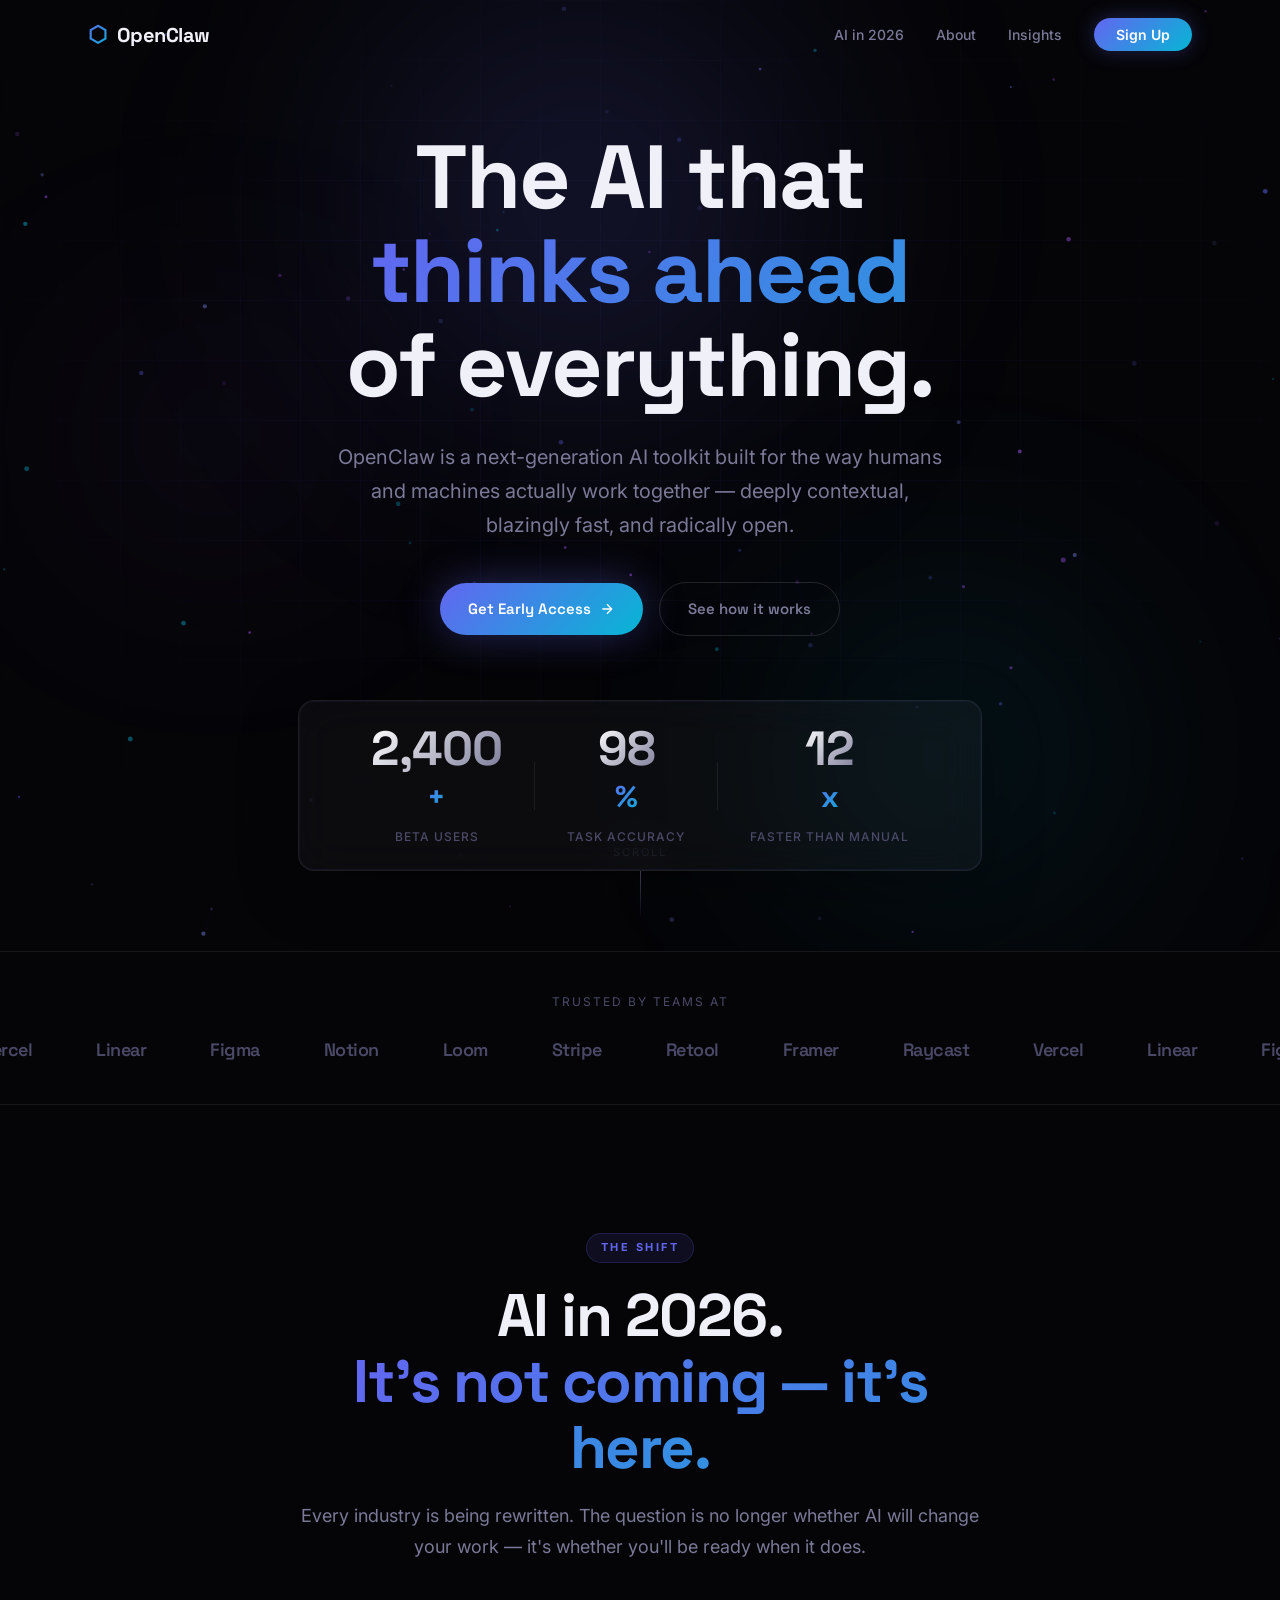
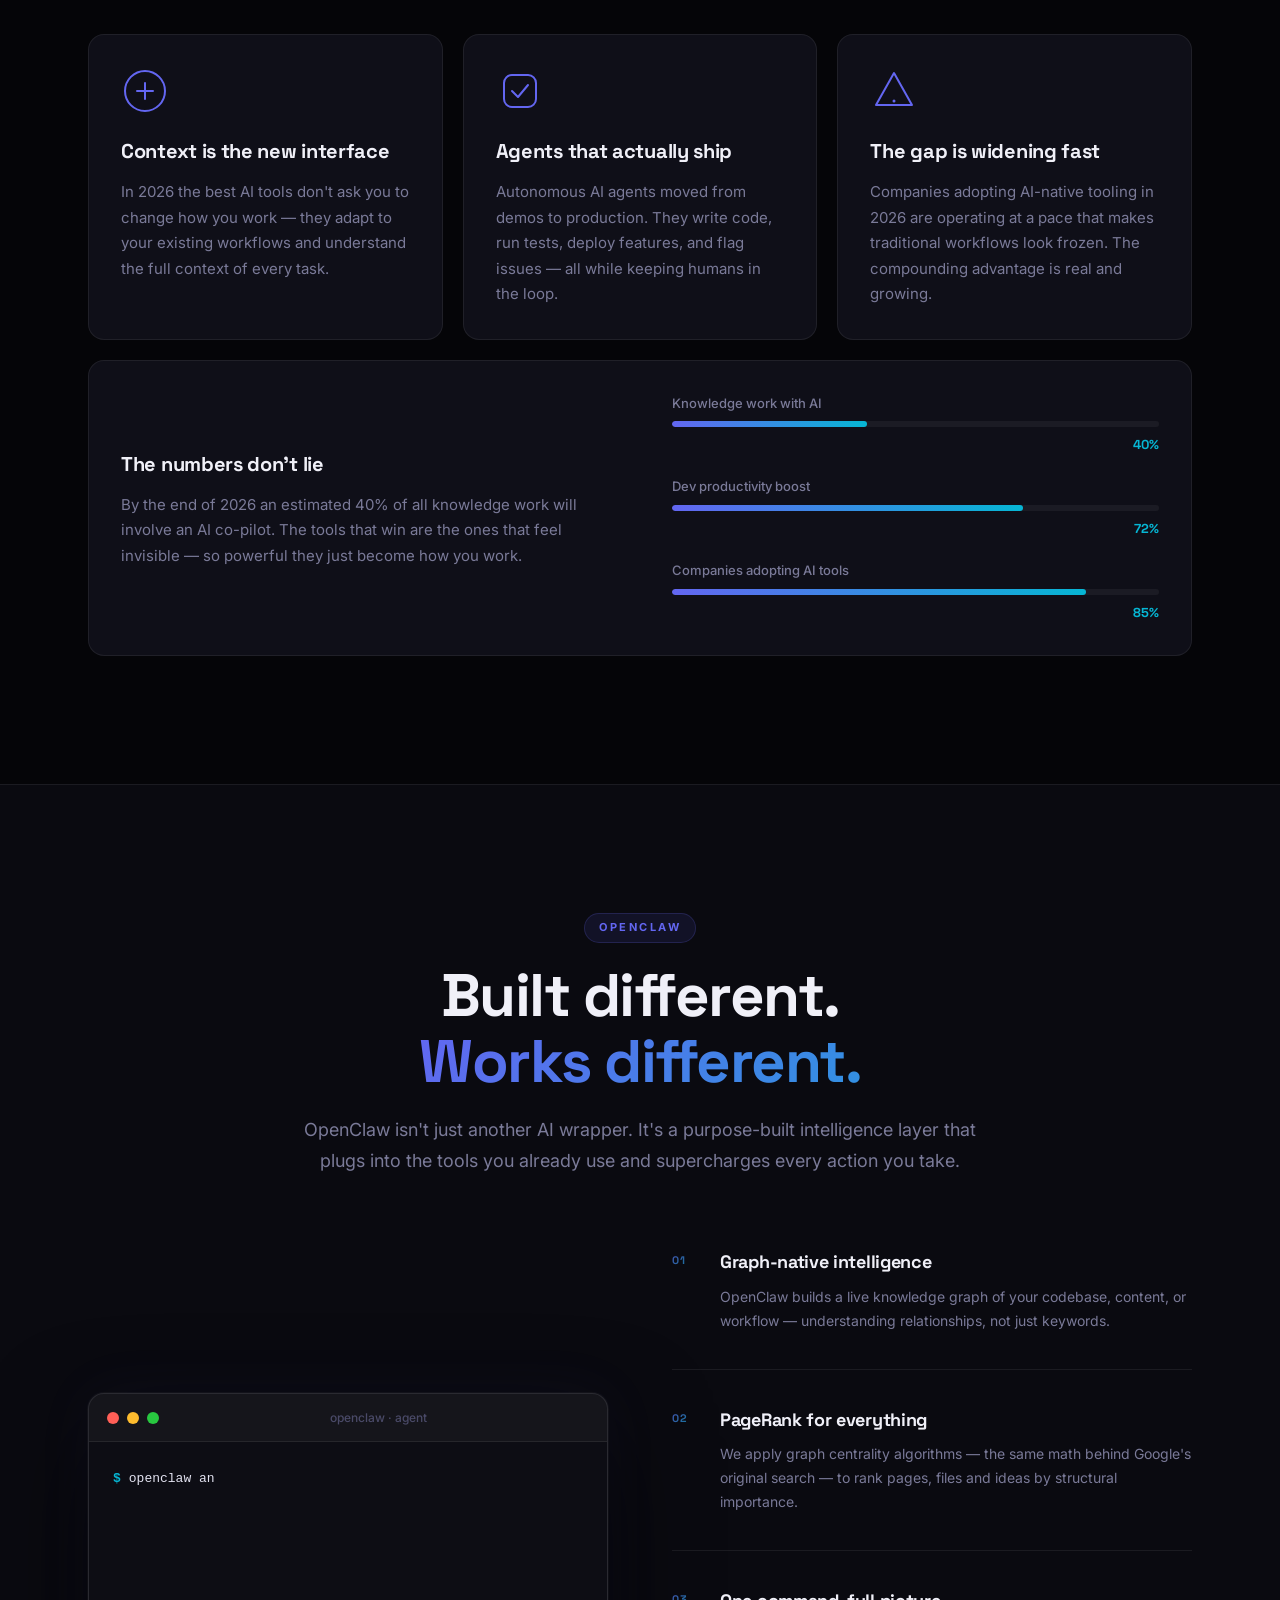
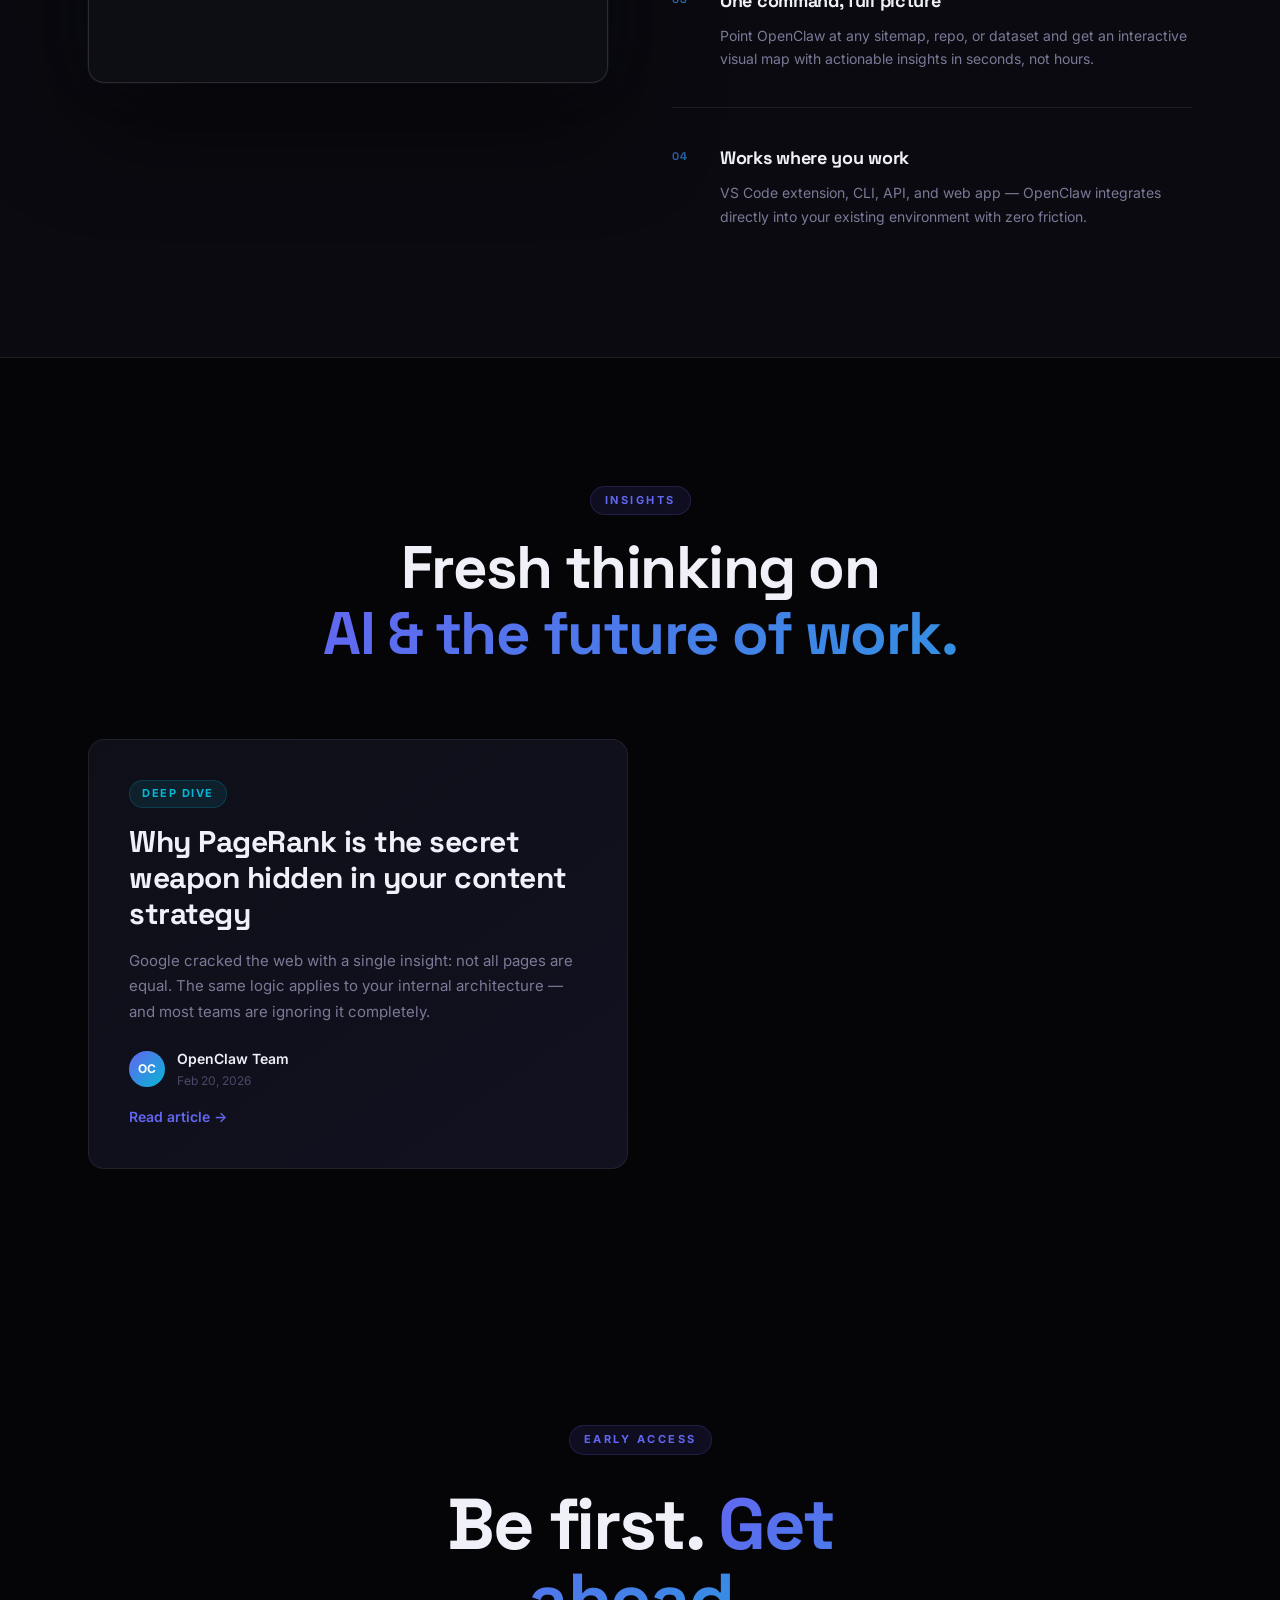
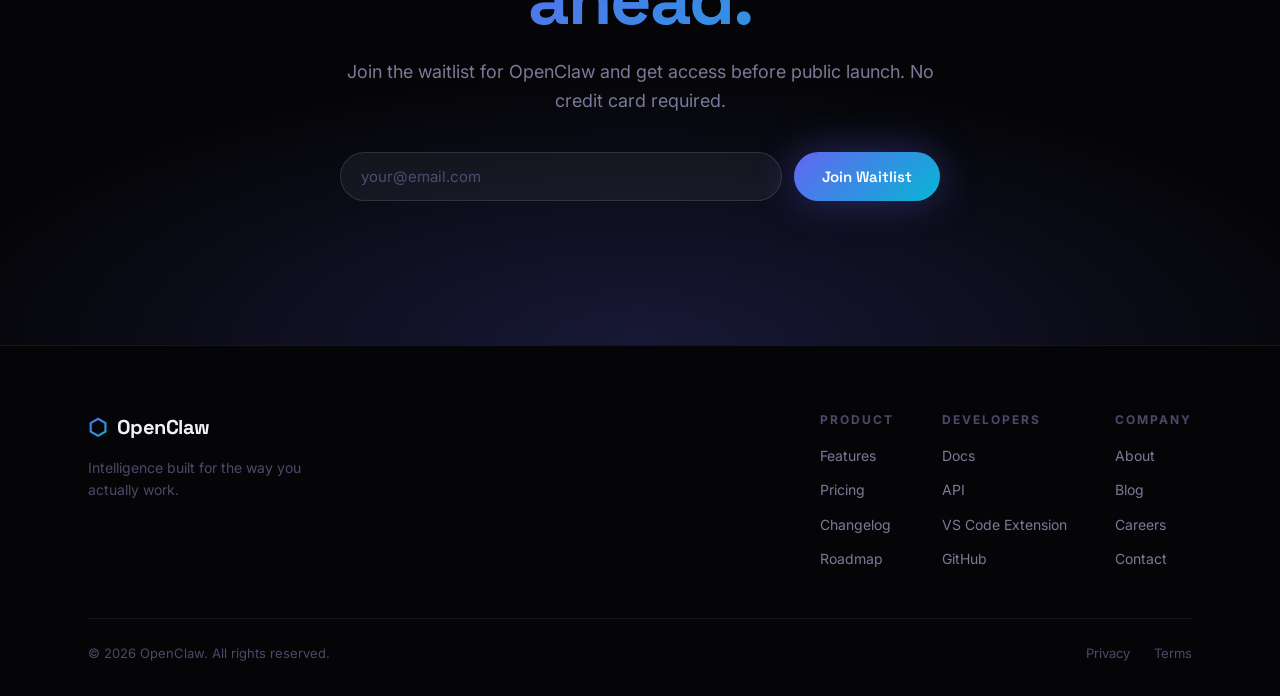
<file: index.html>
<!DOCTYPE html>
<html lang="en">
<head>
  <meta charset="UTF-8" />
  <meta name="viewport" content="width=device-width, initial-scale=1.0" />
  <title>OpenClaw — The Future of AI Tools</title>
  <meta name="description" content="OpenClaw is the next generation AI-powered tool reshaping how we work, think and build in 2026." />

  <!-- Open Graph -->
  <meta property="og:title"       content="OpenClaw — The Future of AI Tools" />
  <meta property="og:description" content="Next-generation AI toolkit. Deeply contextual, blazingly fast, radically open." />
  <meta property="og:type"        content="website" />
  <meta property="og:url"         content="https://antonpernvik.github.io/openclaw-github-io" />
  <meta name="theme-color"        content="#050508" />

  <!-- SVG Favicon -->
  <link rel="icon" href="data:image/svg+xml,<svg xmlns='http://www.w3.org/2000/svg' viewBox='0 0 100 100'><defs><linearGradient id='g' x1='0' y1='0' x2='1' y2='1'><stop offset='0' stop-color='%236366f1'/><stop offset='1' stop-color='%2306b6d4'/></linearGradient></defs><polygon points='50,5 93,27.5 93,72.5 50,95 7,72.5 7,27.5' fill='url(%23g)'/></svg>" />

  <link rel="preconnect" href="https://fonts.googleapis.com" />
  <link rel="preconnect" href="https://fonts.gstatic.com" crossorigin />
  <link href="https://fonts.googleapis.com/css2?family=Inter:wght@300;400;500;600;700;800;900&family=Space+Grotesk:wght@300;400;500;600;700&display=swap" rel="stylesheet" />
  <link rel="stylesheet" href="css/style.css" />

  <!-- Google Analytics 4 -->
  <script async src="https://www.googletagmanager.com/gtag/js?id=G-HGSBMYF6MS"></script>
  <script>
    window.dataLayer = window.dataLayer || [];
    function gtag(){dataLayer.push(arguments);}
    gtag('js', new Date());
    gtag('config', 'G-HGSBMYF6MS');
  </script>
</head>
<body>

  <!-- ── NAV ─────────────────────────────────────────────── -->
  <nav class="nav" id="nav">
    <div class="nav__inner">
      <a class="nav__logo" href="#">
        <span class="nav__logo-mark">⬡</span>
        OpenClaw
      </a>
      <ul class="nav__links">
        <li><a href="#ai-2026">AI in 2026</a></li>
        <li><a href="#about">About</a></li>
        <li><a href="#insights">Insights</a></li>
        <li><a href="#cta-bottom" class="nav__cta">Sign Up</a></li>
      </ul>
      <button class="nav__burger" id="burger" aria-label="Toggle menu">
        <span></span><span></span><span></span>
      </button>
    </div>
    <div class="nav__mobile" id="mobileMenu">
      <a href="#ai-2026">AI in 2026</a>
      <a href="#about">About</a>
      <a href="#insights">Insights</a>
      <a href="#cta-bottom">Get Early Access</a>
    </div>
  </nav>

  <!-- ── HERO ─────────────────────────────────────────────── -->
  <section class="hero" id="hero">
    <div class="hero__grid"></div>
    <canvas class="hero__canvas" id="particleCanvas"></canvas>
    <div class="hero__glow hero__glow--1" id="glow1"></div>
    <div class="hero__glow hero__glow--2" id="glow2"></div>
    <div class="hero__glow hero__glow--3"></div>
    <div class="hero__content">
      <h1 class="hero__title reveal reveal--delay-1">
        The AI that<br />
        <span class="gradient-text">thinks ahead</span><br />
        of everything.
      </h1>
      <p class="hero__sub reveal reveal--delay-2">
        OpenClaw is a next-generation AI toolkit built for the way humans and machines actually work together — deeply contextual, blazingly fast, and radically open.
      </p>
      <div class="hero__actions reveal reveal--delay-3">
        <a href="#cta-bottom" class="btn btn--primary">
          Get Early Access
          <svg class="btn__arrow" viewBox="0 0 24 24" fill="none" stroke="currentColor" stroke-width="2"><path d="M5 12h14M12 5l7 7-7 7"/></svg>
        </a>
        <a href="#about" class="btn btn--ghost">See how it works</a>
      </div>
      <div class="hero__stats reveal reveal--delay-4">
        <div class="stat">
          <span class="stat__num" data-target="2400">0</span><span class="stat__suffix">+</span>
          <span class="stat__label">Beta users</span>
        </div>
        <div class="stat__divider"></div>
        <div class="stat">
          <span class="stat__num" data-target="98">0</span><span class="stat__suffix">%</span>
          <span class="stat__label">Task accuracy</span>
        </div>
        <div class="stat__divider"></div>
        <div class="stat">
          <span class="stat__num" data-target="12">0</span><span class="stat__suffix">x</span>
          <span class="stat__label">Faster than manual</span>
        </div>
      </div>
    </div>
    <div class="hero__scroll-hint">
      <span>Scroll</span>
      <div class="scroll-line"></div>
    </div>
  </section>

  <!-- ── LOGO STRIP ────────────────────────────────────────── -->
  <section class="strip">
    <p class="strip__label">Trusted by teams at</p>
    <div class="strip__track">
      <div class="strip__items" id="marqueeTrack">
        <span>Vercel</span>
        <span>Linear</span>
        <span>Figma</span>
        <span>Notion</span>
        <span>Loom</span>
        <span>Stripe</span>
        <span>Retool</span>
        <span>Framer</span>
        <span>Raycast</span>
      </div>
    </div>
  </section>

  <!-- ── AI IN 2026 ─────────────────────────────────────────── -->
  <section class="section" id="ai-2026">
    <div class="container">
      <div class="section__header reveal">
        <span class="section__tag">The Shift</span>
        <h2 class="section__title">AI in 2026.<br /><span class="gradient-text">It's not coming — it's here.</span></h2>
        <p class="section__sub">Every industry is being rewritten. The question is no longer whether AI will change your work — it's whether you'll be ready when it does.</p>
      </div>

      <div class="cards-grid">

        <div class="card reveal">
          <div class="card__icon">
            <svg viewBox="0 0 48 48" fill="none"><circle cx="24" cy="24" r="20" stroke="url(#g1)" stroke-width="2"/><path d="M16 24h16M24 16v16" stroke="url(#g1)" stroke-width="2" stroke-linecap="round"/><defs><linearGradient id="g1" x1="8" y1="8" x2="40" y2="40"><stop stop-color="#6366f1"/><stop offset="1" stop-color="#06b6d4"/></linearGradient></defs></svg>
          </div>
          <h3>Context is the new interface</h3>
          <p>In 2026 the best AI tools don't ask you to change how you work — they adapt to your existing workflows and understand the full context of every task.</p>
        </div>

        <div class="card reveal reveal--delay-1">
          <div class="card__icon">
            <svg viewBox="0 0 48 48" fill="none"><rect x="8" y="8" width="32" height="32" rx="8" stroke="url(#g2)" stroke-width="2"/><path d="M16 24l6 6 10-12" stroke="url(#g2)" stroke-width="2" stroke-linecap="round" stroke-linejoin="round"/><defs><linearGradient id="g2" x1="8" y1="8" x2="40" y2="40"><stop stop-color="#6366f1"/><stop offset="1" stop-color="#06b6d4"/></linearGradient></defs></svg>
          </div>
          <h3>Agents that actually ship</h3>
          <p>Autonomous AI agents moved from demos to production. They write code, run tests, deploy features, and flag issues — all while keeping humans in the loop.</p>
        </div>

        <div class="card reveal reveal--delay-2">
          <div class="card__icon">
            <svg viewBox="0 0 48 48" fill="none"><polygon points="24,6 42,38 6,38" stroke="url(#g3)" stroke-width="2" stroke-linejoin="round"/><path d="M24 20v10" stroke="url(#g3)" stroke-width="2" stroke-linecap="round"/><circle cx="24" cy="34" r="1.5" fill="url(#g3)"/><defs><linearGradient id="g3" x1="6" y1="6" x2="42" y2="42"><stop stop-color="#6366f1"/><stop offset="1" stop-color="#06b6d4"/></linearGradient></defs></svg>
          </div>
          <h3>The gap is widening fast</h3>
          <p>Companies adopting AI-native tooling in 2026 are operating at a pace that makes traditional workflows look frozen. The compounding advantage is real and growing.</p>
        </div>

        <div class="card card--wide reveal reveal--delay-1">
          <div class="card__wide-inner">
            <div>
              <h3>The numbers don't lie</h3>
              <p>By the end of 2026 an estimated 40% of all knowledge work will involve an AI co-pilot. The tools that win are the ones that feel invisible — so powerful they just become how you work.</p>
            </div>
            <div class="card__meter">
              <div class="meter-bar">
                <span class="meter-label">Knowledge work with AI</span>
                <div class="meter-track"><div class="meter-fill" data-width="40"></div></div>
                <span class="meter-val">40%</span>
              </div>
              <div class="meter-bar">
                <span class="meter-label">Dev productivity boost</span>
                <div class="meter-track"><div class="meter-fill" data-width="72"></div></div>
                <span class="meter-val">72%</span>
              </div>
              <div class="meter-bar">
                <span class="meter-label">Companies adopting AI tools</span>
                <div class="meter-track"><div class="meter-fill" data-width="85"></div></div>
                <span class="meter-val">85%</span>
              </div>
            </div>
          </div>
        </div>

      </div>
    </div>
  </section>

  <!-- ── ABOUT / FEATURES ───────────────────────────────────── -->
  <section class="section section--dark" id="about">
    <div class="container">
      <div class="section__header reveal">
        <span class="section__tag">OpenClaw</span>
        <h2 class="section__title">Built different.<br /><span class="gradient-text">Works different.</span></h2>
        <p class="section__sub">OpenClaw isn't just another AI wrapper. It's a purpose-built intelligence layer that plugs into the tools you already use and supercharges every action you take.</p>
      </div>

      <div class="features">
        <div class="features__visual reveal">
          <div class="terminal">
            <div class="terminal__bar">
              <span class="terminal__dot terminal__dot--red"></span>
              <span class="terminal__dot terminal__dot--yellow"></span>
              <span class="terminal__dot terminal__dot--green"></span>
              <span class="terminal__title">openclaw · agent</span>
            </div>
            <div class="terminal__body" id="terminalBody">
              <div class="terminal__line"><span class="t-prompt">$</span> <span class="t-cmd">openclaw analyze --target ./src</span></div>
              <div class="terminal__line terminal__line--out">→ Scanning 847 files...</div>
              <div class="terminal__line terminal__line--out">→ Building dependency graph...</div>
              <div class="terminal__line terminal__line--out">→ Running centrality analysis...</div>
              <div class="terminal__line terminal__line--highlight">✓ Found 12 high-impact refactor opportunities</div>
              <div class="terminal__line terminal__line--highlight">✓ 3 critical paths identified</div>
              <div class="terminal__line terminal__line--out">→ Generating recommendations...</div>
              <div class="terminal__line"><span class="t-prompt">$</span> <span class="t-cursor">_</span></div>
            </div>
          </div>
        </div>

        <div class="features__list">
          <div class="feature reveal reveal--delay-1">
            <div class="feature__num">01</div>
            <div class="feature__body">
              <h3>Graph-native intelligence</h3>
              <p>OpenClaw builds a live knowledge graph of your codebase, content, or workflow — understanding relationships, not just keywords.</p>
            </div>
          </div>
          <div class="feature reveal reveal--delay-2">
            <div class="feature__num">02</div>
            <div class="feature__body">
              <h3>PageRank for everything</h3>
              <p>We apply graph centrality algorithms — the same math behind Google's original search — to rank pages, files and ideas by structural importance.</p>
            </div>
          </div>
          <div class="feature reveal reveal--delay-3">
            <div class="feature__num">03</div>
            <div class="feature__body">
              <h3>One command, full picture</h3>
              <p>Point OpenClaw at any sitemap, repo, or dataset and get an interactive visual map with actionable insights in seconds, not hours.</p>
            </div>
          </div>
          <div class="feature reveal reveal--delay-4">
            <div class="feature__num">04</div>
            <div class="feature__body">
              <h3>Works where you work</h3>
              <p>VS Code extension, CLI, API, and web app — OpenClaw integrates directly into your existing environment with zero friction.</p>
            </div>
          </div>
        </div>
      </div>
    </div>
  </section>

  <!-- ── INSIGHTS / ARTICLES ────────────────────────────────── -->
  <section class="section" id="insights">
    <div class="container">
      <div class="section__header reveal">
        <span class="section__tag">Insights</span>
        <h2 class="section__title">Fresh thinking on<br /><span class="gradient-text">AI & the future of work.</span></h2>
      </div>

      <div class="articles">

        <article class="article article--featured reveal">
          <div class="article__tag">Deep Dive</div>
          <h2 class="article__title">Why PageRank is the secret weapon hidden in your content strategy</h2>
          <p class="article__excerpt">Google cracked the web with a single insight: not all pages are equal. The same logic applies to your internal architecture — and most teams are ignoring it completely.</p>
          <div class="article__meta">
            <div class="article__avatar">OC</div>
            <div>
              <span class="article__author">OpenClaw Team</span>
              <span class="article__date">Feb 20, 2026</span>
            </div>
          </div>
          <a href="#" class="article__link">Read article →</a>
        </article>

        <div class="articles__side" id="hnFeed"></div>
      </div>
    </div>
  </section>

  <!-- ── CTA BOTTOM ─────────────────────────────────────────── -->
  <section class="cta-section" id="cta-bottom">
    <div class="cta-section__glow"></div>
    <div class="container">
      <div class="cta-box reveal">
        <span class="section__tag">Early Access</span>
        <h2>Be first. <span class="gradient-text">Get ahead.</span></h2>
        <p>Join the waitlist for OpenClaw and get access before public launch. No credit card required.</p>
        <form class="cta-form" id="ctaForm">
          <input type="email" class="cta-form__input" placeholder="your@email.com" required />
          <button type="submit" class="btn btn--primary">Join Waitlist</button>
        </form>
      </div>
    </div>
  </section>

  <!-- ── FOOTER ─────────────────────────────────────────────── -->
  <footer class="footer">
    <div class="container">
      <div class="footer__inner">
        <div class="footer__brand">
          <a class="nav__logo" href="#">
            <span class="nav__logo-mark">⬡</span>
            OpenClaw
          </a>
          <p>Intelligence built for the way you actually work.</p>
        </div>
        <div class="footer__links">
          <div class="footer__col">
            <span class="footer__col-title">Product</span>
            <a href="#">Features</a>
            <a href="#">Pricing</a>
            <a href="#">Changelog</a>
            <a href="#">Roadmap</a>
          </div>
          <div class="footer__col">
            <span class="footer__col-title">Developers</span>
            <a href="#">Docs</a>
            <a href="#">API</a>
            <a href="#">VS Code Extension</a>
            <a href="#">GitHub</a>
          </div>
          <div class="footer__col">
            <span class="footer__col-title">Company</span>
            <a href="#">About</a>
            <a href="#">Blog</a>
            <a href="#">Careers</a>
            <a href="#">Contact</a>
          </div>
        </div>
      </div>
      <div class="footer__bottom">
        <span>© 2026 OpenClaw. All rights reserved.</span>
        <div class="footer__legal">
          <a href="#">Privacy</a>
          <a href="#">Terms</a>
        </div>
      </div>
    </div>
  </footer>

  <script src="js/main.js"></script>
</body>
</html>
</file>
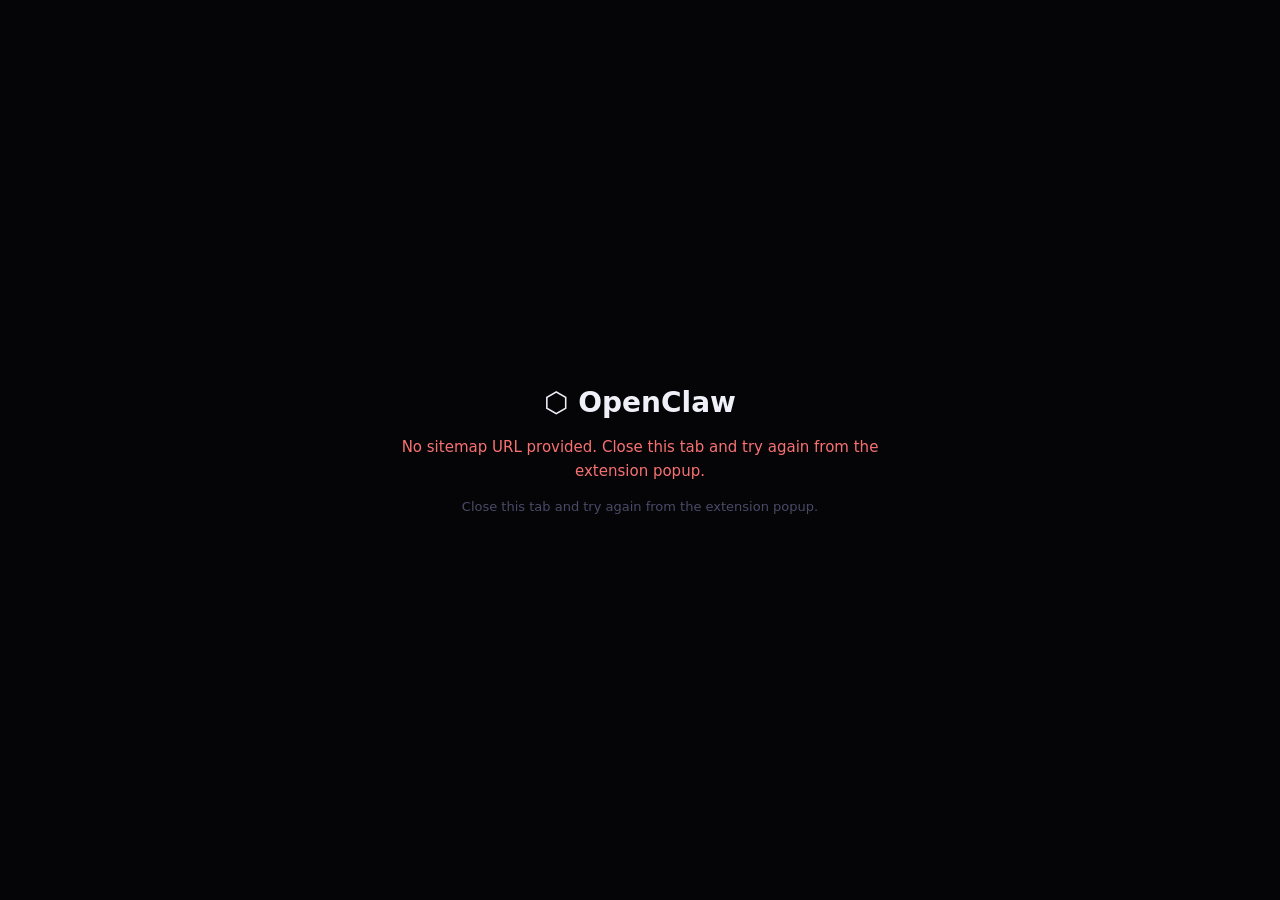
<file: scraper-plugin/analyzer.html>
<!DOCTYPE html>
<html lang="en">
<head>
<meta charset="UTF-8"/>
<meta name="viewport" content="width=device-width,initial-scale=1"/>
<title>OpenClaw — Link Analyzer</title>
<style>
/* ─── Reset ─── */
*, *::before, *::after { box-sizing: border-box; margin: 0; padding: 0; }
html, body { height: 100%; overflow: hidden; }
body {
  background: #050508;
  color: #f0f0f8;
  font-family: 'Segoe UI', system-ui, sans-serif;
  display: flex;
  flex-direction: column;
}

/* ─── Loading view ─── */
#view-loading {
  display: flex;
  flex-direction: column;
  align-items: center;
  justify-content: center;
  height: 100vh;
  gap: 20px;
}
#view-loading .logo { font-size: 28px; font-weight: 800; letter-spacing: -1px; }
#view-loading .logo span {
  background: linear-gradient(135deg, #6366f1, #06b6d4);
  -webkit-background-clip: text;
  -webkit-text-fill-color: transparent;
}
.url-display {
  font-size: 13px;
  color: #7a7a98;
  max-width: 500px;
  text-align: center;
  overflow: hidden;
  text-overflow: ellipsis;
  white-space: nowrap;
}
.bar-track {
  width: 400px;
  max-width: 80vw;
  height: 4px;
  background: rgba(255,255,255,0.08);
  border-radius: 2px;
  overflow: hidden;
}
.bar-fill {
  height: 100%;
  background: linear-gradient(90deg, #6366f1, #06b6d4);
  border-radius: 2px;
  width: 0;
  transition: width 0.4s;
}
#status { font-size: 13px; color: #7a7a98; min-height: 20px; text-align: center; max-width: 500px; overflow: hidden; text-overflow: ellipsis; white-space: nowrap; }
#count  { font-size: 12px; color: #4a4a68; }

/* ─── Error view ─── */
#view-error {
  display: none;
  flex-direction: column;
  align-items: center;
  justify-content: center;
  height: 100vh;
  gap: 16px;
  padding: 32px;
  text-align: center;
}
#view-error .logo { font-size: 28px; font-weight: 800; }
.err-msg { color: #f87171; font-size: 15px; max-width: 500px; line-height: 1.6; }
.err-hint { color: #4a4a68; font-size: 13px; }

/* ─── Results view ─── */
#view-results {
  display: none;
  flex-direction: column;
  height: 100vh;
}

/* ─── Header ─── */
.header {
  display: flex;
  align-items: center;
  justify-content: space-between;
  padding: 12px 20px;
  background: #0a0a10;
  border-bottom: 1px solid rgba(255,255,255,0.07);
  flex-shrink: 0;
  gap: 12px;
}
.logo-wrap { font-size: 18px; font-weight: 800; display: flex; align-items: center; gap: 8px; }
.logo-hex { background: linear-gradient(135deg, #6366f1, #06b6d4); -webkit-background-clip: text; -webkit-text-fill-color: transparent; }
.meta-pills { display: flex; gap: 8px; flex-wrap: wrap; }
.pill {
  background: rgba(255,255,255,0.05);
  border: 1px solid rgba(255,255,255,0.1);
  border-radius: 50px;
  padding: 4px 12px;
  font-size: 12px;
  color: #7a7a98;
}
.pill strong { color: #f0f0f8; }
.actions { display: flex; gap: 8px; flex-shrink: 0; }
.btn-export {
  background: rgba(255,255,255,0.05);
  border: 1px solid rgba(255,255,255,0.1);
  border-radius: 8px;
  padding: 6px 14px;
  color: #f0f0f8;
  font-size: 12px;
  font-weight: 600;
  font-family: inherit;
  cursor: pointer;
  transition: all 0.2s;
}
.btn-export:hover { border-color: #6366f1; background: rgba(99,102,241,0.12); }

/* ─── Body layout ─── */
.body-wrap { display: flex; flex: 1; overflow: hidden; }

/* ─── Sidebar ─── */
.sidebar {
  width: 300px;
  flex-shrink: 0;
  background: #0a0a10;
  border-right: 1px solid rgba(255,255,255,0.07);
  display: flex;
  flex-direction: column;
  overflow: hidden;
}
.sidebar-title {
  padding: 16px 16px 12px;
  font-size: 11px;
  font-weight: 700;
  letter-spacing: 2px;
  text-transform: uppercase;
  color: #4a4a68;
  border-bottom: 1px solid rgba(255,255,255,0.05);
}
.sidebar-list { overflow-y: auto; flex: 1; padding: 8px; }
.sidebar-list::-webkit-scrollbar { width: 4px; }
.sidebar-list::-webkit-scrollbar-thumb { background: rgba(255,255,255,0.1); border-radius: 2px; }

.row {
  display: flex;
  align-items: center;
  gap: 10px;
  padding: 10px 8px;
  border-radius: 8px;
  cursor: pointer;
  transition: background 0.2s;
}
.row:hover { background: rgba(255,255,255,0.05); }
.rank { font-size: 11px; font-weight: 700; color: #4a4a68; min-width: 24px; text-align: right; }
.info { flex: 1; overflow: hidden; }
.label { font-size: 13px; font-weight: 600; white-space: nowrap; overflow: hidden; text-overflow: ellipsis; }
.meta { font-size: 11px; color: #4a4a68; margin-top: 2px; }
.bar-outer { width: 100%; height: 3px; background: rgba(255,255,255,0.05); border-radius: 2px; margin-top: 4px; }
.bar-inner { height: 100%; background: linear-gradient(90deg, #6366f1, #06b6d4); border-radius: 2px; }

/* ─── Graph ─── */
.graph-wrap { flex: 1; overflow: hidden; position: relative; }
#graph { width: 100%; height: 100%; }

/* ─── Tooltip ─── */
.tooltip {
  position: absolute;
  background: #0f0f18;
  border: 1px solid rgba(255,255,255,0.12);
  border-radius: 10px;
  padding: 12px 16px;
  font-size: 13px;
  pointer-events: none;
  opacity: 0;
  transition: opacity 0.2s;
  max-width: 280px;
  z-index: 10;
  line-height: 1.5;
}
.tooltip-url { font-weight: 600; word-break: break-all; margin-bottom: 6px; color: #e2e2f0; }
.tooltip-meta { color: #7a7a98; font-size: 12px; }
.tooltip-rank { color: #06b6d4; font-weight: 700; font-size: 14px; margin-top: 4px; }

/* ─── Controls ─── */
.controls {
  position: absolute;
  bottom: 16px;
  right: 16px;
  display: flex;
  flex-direction: column;
  gap: 8px;
}
.ctrl-btn {
  background: rgba(15,15,24,0.9);
  border: 1px solid rgba(255,255,255,0.12);
  color: #f0f0f8;
  border-radius: 8px;
  padding: 8px 14px;
  cursor: pointer;
  font-size: 12px;
  font-weight: 600;
  font-family: inherit;
  transition: all 0.2s;
}
.ctrl-btn:hover { border-color: #6366f1; background: rgba(99,102,241,0.15); }

/* ─── Legend ─── */
.legend {
  position: absolute;
  top: 16px;
  right: 16px;
  background: rgba(10,10,16,0.85);
  border: 1px solid rgba(255,255,255,0.07);
  border-radius: 10px;
  padding: 12px 16px;
  font-size: 12px;
}
.legend-title { color: #4a4a68; font-weight: 700; letter-spacing: 1px; text-transform: uppercase; font-size: 10px; margin-bottom: 8px; }
.legend-row { display: flex; align-items: center; gap: 8px; margin-top: 6px; color: #7a7a98; }
.legend-dot { width: 10px; height: 10px; border-radius: 50%; flex-shrink: 0; }
</style>
</head>
<body>

<!-- ── Loading view ── -->
<div id="view-loading">
  <div class="logo">⬡ <span>OpenClaw</span></div>
  <div class="url-display" id="urlDisplay"></div>
  <div class="bar-track"><div class="bar-fill" id="bar"></div></div>
  <div id="status">Fetching sitemap…</div>
  <div id="count"></div>
</div>

<!-- ── Error view ── -->
<div id="view-error">
  <div class="logo">⬡ OpenClaw</div>
  <div class="err-msg" id="errMsg"></div>
  <p class="err-hint">Close this tab and try again from the extension popup.</p>
</div>

<!-- ── Results view ── -->
<div id="view-results">
  <div class="header">
    <div class="logo-wrap"><span class="logo-hex">⬡</span> OpenClaw — Link Analyzer</div>
    <div class="meta-pills">
      <div class="pill"><strong id="nodeCount">0</strong> pages</div>
      <div class="pill"><strong id="edgeCount">0</strong> links</div>
      <div class="pill" id="hostPill"></div>
    </div>
    <div class="actions">
      <button class="btn-export" id="btnExportJSON">⬇ JSON</button>
      <button class="btn-export" id="btnExportCSV">⬇ CSV</button>
    </div>
  </div>

  <div class="body-wrap">
    <div class="sidebar">
      <div class="sidebar-title">Top 10 by PageRank</div>
      <div class="sidebar-list" id="sidebarList"></div>
    </div>
    <div class="graph-wrap" id="graphWrap">
      <svg id="graph"></svg>
      <div class="tooltip" id="tooltip"></div>
      <div class="legend">
        <div class="legend-title">Node color = PageRank</div>
        <div class="legend-row"><div class="legend-dot" style="background:#6366f1"></div>Low</div>
        <div class="legend-row"><div class="legend-dot" style="background:#06b6d4"></div>High</div>
      </div>
      <div class="controls">
        <button class="ctrl-btn" id="btnCenter">⊙ Center</button>
        <button class="ctrl-btn" id="btnFreeze">⏸ Freeze</button>
      </div>
    </div>
  </div>
</div>

<script src="d3.min.js"></script>
<script src="analyzer.js"></script>
</body>
</html>
</file>
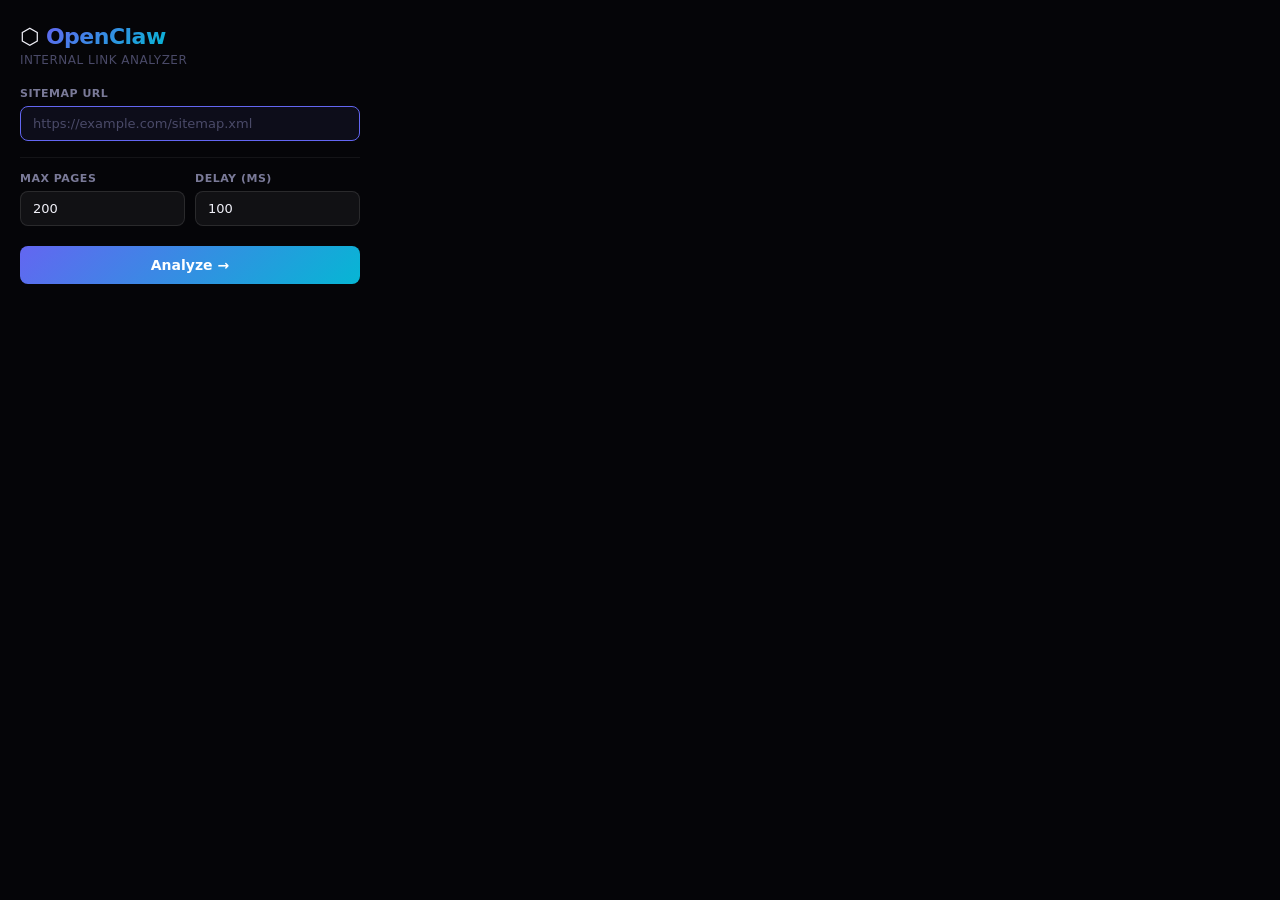
<file: scraper-plugin/popup.html>
<!DOCTYPE html>
<html lang="en">
<head>
<meta charset="UTF-8"/>
<meta name="viewport" content="width=device-width,initial-scale=1"/>
<title>OpenClaw</title>
<style>
  *, *::before, *::after { box-sizing: border-box; margin: 0; padding: 0; }

  body {
    background: #050508;
    color: #f0f0f8;
    font-family: 'Segoe UI', system-ui, sans-serif;
    width: 380px;
    padding: 24px 20px 20px;
  }

  .logo {
    font-size: 22px;
    font-weight: 800;
    letter-spacing: -0.5px;
    margin-bottom: 4px;
  }
  .logo span {
    background: linear-gradient(135deg, #6366f1, #06b6d4);
    -webkit-background-clip: text;
    -webkit-text-fill-color: transparent;
  }
  .tagline {
    font-size: 12px;
    color: #4a4a68;
    margin-bottom: 20px;
    letter-spacing: 0.5px;
    text-transform: uppercase;
  }

  .field {
    display: flex;
    flex-direction: column;
    gap: 6px;
    margin-bottom: 14px;
  }
  label {
    font-size: 11px;
    font-weight: 600;
    color: #7a7a98;
    letter-spacing: 0.5px;
    text-transform: uppercase;
  }
  input {
    background: rgba(255,255,255,0.05);
    border: 1px solid rgba(255,255,255,0.1);
    border-radius: 8px;
    padding: 9px 12px;
    color: #f0f0f8;
    font-size: 13px;
    font-family: inherit;
    width: 100%;
    outline: none;
    transition: border-color 0.2s;
  }
  input:focus {
    border-color: #6366f1;
    background: rgba(99,102,241,0.08);
  }
  input::placeholder { color: #4a4a68; }

  .row-2 {
    display: grid;
    grid-template-columns: 1fr 1fr;
    gap: 10px;
  }

  button[type="submit"] {
    width: 100%;
    padding: 11px;
    background: linear-gradient(135deg, #6366f1, #06b6d4);
    border: none;
    border-radius: 8px;
    color: #fff;
    font-size: 14px;
    font-weight: 700;
    font-family: inherit;
    cursor: pointer;
    margin-top: 6px;
    transition: opacity 0.2s;
  }
  button[type="submit"]:hover { opacity: 0.88; }
  button[type="submit"]:active { opacity: 0.75; }

  .divider {
    height: 1px;
    background: rgba(255,255,255,0.06);
    margin: 16px 0 14px;
  }
</style>
</head>
<body>

<div class="logo">⬡ <span>OpenClaw</span></div>
<p class="tagline">Internal Link Analyzer</p>

<form id="form">
  <div class="field">
    <label for="sitemap">Sitemap URL</label>
    <input type="url" id="sitemap" placeholder="https://example.com/sitemap.xml" required autofocus/>
  </div>

  <div class="divider"></div>

  <div class="row-2">
    <div class="field">
      <label for="maxPages">Max pages</label>
      <input type="number" id="maxPages" value="200" min="1" max="2000"/>
    </div>
    <div class="field">
      <label for="delay">Delay (ms)</label>
      <input type="number" id="delay" value="100" min="0" max="5000"/>
    </div>
  </div>

  <button type="submit">Analyze →</button>
</form>

<script src="popup.js"></script>
</body>
</html>
</file>
<file: css/style.css>
/* ═══════════════════════════════════════════════════
   OpenClaw — Main Stylesheet
   Dark theme · Bold typography · Smooth animations
═══════════════════════════════════════════════════ */

/* ── RESET & TOKENS ──────────────────────────────── */
*, *::before, *::after { box-sizing: border-box; margin: 0; padding: 0; }

:root {
  --bg:          #050508;
  --bg-2:        #0a0a10;
  --bg-card:     #0f0f18;
  --bg-card-2:   #13131f;
  --border:      rgba(255,255,255,0.07);
  --border-2:    rgba(255,255,255,0.12);
  --text:        #f0f0f8;
  --text-muted:  #7a7a98;
  --text-dim:    #4a4a68;
  --accent-1:    #6366f1;  /* indigo */
  --accent-2:    #06b6d4;  /* cyan   */
  --accent-3:    #a855f7;  /* purple */
  --radius:      16px;
  --radius-sm:   10px;
  --nav-h:       70px;
  --section-pad: clamp(80px, 10vw, 140px);
  --max-w:       1200px;
  --font-sans:   'Space Grotesk', 'Inter', sans-serif;
  --font-body:   'Inter', sans-serif;
  --ease-out:    cubic-bezier(0.22, 1, 0.36, 1);
}

html { scroll-behavior: smooth; }

body {
  background: var(--bg);
  color: var(--text);
  font-family: var(--font-body);
  font-size: 16px;
  line-height: 1.6;
  -webkit-font-smoothing: antialiased;
  overflow-x: hidden;
}

a { color: inherit; text-decoration: none; }
img { display: block; max-width: 100%; }
ul { list-style: none; }

/* ── UTILITIES ────────────────────────────────────── */
.container {
  width: 100%;
  max-width: var(--max-w);
  margin: 0 auto;
  padding: 0 clamp(20px, 4vw, 48px);
}

.gradient-text {
  background: linear-gradient(135deg, var(--accent-1) 0%, var(--accent-2) 100%);
  -webkit-background-clip: text;
  -webkit-text-fill-color: transparent;
  background-clip: text;
  background-size: 200% auto;
  animation: gradientShift 4s ease-in-out infinite alternate;
}
@keyframes gradientShift {
  from { background-position: 0% center; }
  to   { background-position: 100% center; }
}

/* ── REVEAL ANIMATIONS ────────────────────────────── */
.reveal {
  opacity: 0;
  transform: translateY(32px);
  transition: opacity 0.7s var(--ease-out), transform 0.7s var(--ease-out);
}
.reveal.visible { opacity: 1; transform: none; }
.reveal--delay-1 { transition-delay: 0.1s; }
.reveal--delay-2 { transition-delay: 0.2s; }
.reveal--delay-3 { transition-delay: 0.3s; }
.reveal--delay-4 { transition-delay: 0.4s; }

/* ── BUTTONS ──────────────────────────────────────── */
.btn {
  display: inline-flex;
  align-items: center;
  gap: 8px;
  padding: 14px 28px;
  border-radius: 50px;
  font-family: var(--font-sans);
  font-weight: 600;
  font-size: 15px;
  cursor: pointer;
  transition: all 0.25s var(--ease-out);
  border: none;
  text-decoration: none;
}

.btn--primary {
  background: linear-gradient(135deg, var(--accent-1), var(--accent-2));
  color: #fff;
  box-shadow: 0 0 40px rgba(99,102,241,0.35);
  position: relative;
  overflow: hidden;
}
.btn--primary::after {
  content: '';
  position: absolute;
  inset: 0;
  background: linear-gradient(110deg, transparent 20%, rgba(255,255,255,0.18) 50%, transparent 80%);
  transform: translateX(-100%);
  transition: transform 0.6s var(--ease-out);
}
.btn--primary:hover::after { transform: translateX(100%); }
.btn--primary:hover {
  box-shadow: 0 0 60px rgba(99,102,241,0.6), 0 8px 30px rgba(99,102,241,0.3);
  transform: translateY(-2px);
}

.btn--ghost {
  background: transparent;
  color: var(--text-muted);
  border: 1px solid var(--border-2);
}
.btn--ghost:hover {
  border-color: var(--accent-1);
  color: var(--text);
  background: rgba(99,102,241,0.08);
}

.btn__arrow {
  width: 16px;
  height: 16px;
  transition: transform 0.25s var(--ease-out);
}
.btn--primary:hover .btn__arrow { transform: translateX(4px); }

/* ── NAV ──────────────────────────────────────────── */
.nav {
  position: fixed;
  top: 0;
  left: 0;
  right: 0;
  z-index: 100;
  height: var(--nav-h);
  transition: background 0.3s, border-color 0.3s, backdrop-filter 0.3s;
}

.nav.scrolled {
  background: rgba(5,5,8,0.85);
  backdrop-filter: blur(20px);
  border-bottom: 1px solid var(--border);
}

.nav__inner {
  max-width: var(--max-w);
  margin: 0 auto;
  padding: 0 clamp(20px, 4vw, 48px);
  height: 100%;
  display: flex;
  align-items: center;
  justify-content: space-between;
}

.nav__logo {
  display: flex;
  align-items: center;
  gap: 10px;
  font-family: var(--font-sans);
  font-weight: 700;
  font-size: 20px;
  letter-spacing: -0.5px;
}

.nav__logo-mark {
  font-size: 22px;
  background: linear-gradient(135deg, var(--accent-1), var(--accent-2));
  -webkit-background-clip: text;
  -webkit-text-fill-color: transparent;
  background-clip: text;
}

.nav__links {
  display: flex;
  align-items: center;
  gap: 32px;
}

.nav__links a {
  font-size: 14px;
  font-weight: 500;
  color: var(--text-muted);
  transition: color 0.2s;
}
.nav__links a:hover { color: var(--text); }

.nav__cta {
  background: linear-gradient(135deg, var(--accent-1), var(--accent-2)) !important;
  -webkit-text-fill-color: #fff !important;
  color: #fff !important;
  border-radius: 50px;
  padding: 8px 22px !important;
  font-weight: 600 !important;
  box-shadow: 0 0 20px rgba(99,102,241,0.3);
  transition: box-shadow 0.25s, transform 0.25s !important;
}
.nav__cta:hover {
  box-shadow: 0 0 32px rgba(99,102,241,0.5) !important;
  transform: translateY(-1px);
  color: #fff !important;
}

.nav__burger {
  display: none;
  flex-direction: column;
  gap: 5px;
  background: none;
  border: none;
  cursor: pointer;
  padding: 4px;
}
.nav__burger span {
  display: block;
  width: 24px;
  height: 2px;
  background: var(--text);
  border-radius: 2px;
  transition: all 0.3s;
}

.nav__mobile {
  display: none;
  flex-direction: column;
  gap: 4px;
  padding: 16px clamp(20px, 4vw, 48px) 20px;
  background: rgba(5,5,8,0.95);
  backdrop-filter: blur(20px);
  border-bottom: 1px solid var(--border);
}
.nav__mobile a {
  padding: 12px 0;
  font-size: 16px;
  font-weight: 500;
  color: var(--text-muted);
  border-bottom: 1px solid var(--border);
  transition: color 0.2s;
}
.nav__mobile a:hover { color: var(--text); }
.nav__mobile.open { display: flex; }

/* ── HERO ──────────────────────────────────────────── */
.hero {
  position: relative;
  min-height: 100svh;
  display: flex;
  align-items: center;
  justify-content: center;
  text-align: center;
  overflow: hidden;
  padding: calc(var(--nav-h) + 60px) 20px 80px;
}

.hero__grid {
  position: absolute;
  inset: 0;
  background-image:
    linear-gradient(rgba(99,102,241,0.04) 1px, transparent 1px),
    linear-gradient(90deg, rgba(99,102,241,0.04) 1px, transparent 1px);
  background-size: 60px 60px;
  mask-image: radial-gradient(ellipse 80% 70% at 50% 40%, black 30%, transparent 80%);
  pointer-events: none;
}

.hero__canvas {
  position: absolute;
  inset: 0;
  width: 100%;
  height: 100%;
  pointer-events: none;
}

.hero__glow {
  position: absolute;
  border-radius: 50%;
  filter: blur(120px);
  pointer-events: none;
  animation: glowPulse 8s ease-in-out infinite;
}
.hero__glow--1 {
  width: 600px;
  height: 600px;
  background: radial-gradient(circle, rgba(99,102,241,0.25) 0%, transparent 70%);
  top: -100px;
  left: 50%;
  transform: translateX(-60%);
}
.hero__glow--2 {
  width: 400px;
  height: 400px;
  background: radial-gradient(circle, rgba(6,182,212,0.2) 0%, transparent 70%);
  bottom: 0;
  right: 10%;
  animation-delay: 4s;
}
.hero__glow--3 {
  width: 300px;
  height: 300px;
  background: radial-gradient(circle, rgba(168,85,247,0.15) 0%, transparent 70%);
  top: 30%;
  left: 5%;
  animation-delay: 2s;
}

@keyframes glowPulse {
  0%, 100% { opacity: 0.6; }
  50%       { opacity: 1; }
}

.hero__content {
  position: relative;
  z-index: 2;
  max-width: 860px;
}

.hero__eyebrow {
  display: inline-flex;
  align-items: center;
  gap: 8px;
  background: rgba(99,102,241,0.1);
  border: 1px solid rgba(99,102,241,0.25);
  border-radius: 50px;
  padding: 8px 18px;
  font-size: 13px;
  font-weight: 500;
  color: var(--text-muted);
  margin-bottom: 32px;
}
.dot {
  width: 7px;
  height: 7px;
  border-radius: 50%;
  background: var(--accent-2);
  animation: blink 2s ease-in-out infinite;
}
@keyframes blink {
  0%, 100% { opacity: 1; }
  50%       { opacity: 0.3; }
}

.hero__title {
  font-family: var(--font-sans);
  font-size: clamp(48px, 7vw, 96px);
  font-weight: 800;
  line-height: 1.05;
  letter-spacing: -2px;
  margin-bottom: 28px;
}

.hero__sub {
  font-size: clamp(16px, 2vw, 20px);
  color: var(--text-muted);
  max-width: 620px;
  margin: 0 auto 40px;
  line-height: 1.7;
}

.hero__actions {
  display: flex;
  align-items: center;
  justify-content: center;
  gap: 16px;
  flex-wrap: wrap;
  margin-bottom: 64px;
}

.hero__stats {
  display: flex;
  align-items: center;
  justify-content: center;
  gap: 0;
  background: rgba(255,255,255,0.03);
  border: 1px solid var(--border);
  border-radius: var(--radius);
  padding: 24px 40px;
  backdrop-filter: blur(20px);
  flex-wrap: wrap;
  box-shadow: 0 0 0 1px rgba(99,102,241,0.08) inset, 0 20px 60px rgba(0,0,0,0.3);
}

.stat {
  display: flex;
  flex-direction: column;
  align-items: center;
  padding: 0 32px;
}
.stat__num {
  font-family: var(--font-sans);
  font-size: clamp(32px, 5vw, 48px);
  font-weight: 800;
  background: linear-gradient(135deg, #fff, var(--text-muted));
  -webkit-background-clip: text;
  -webkit-text-fill-color: transparent;
  background-clip: text;
  letter-spacing: -1px;
  line-height: 1;
}
.stat__suffix {
  font-family: var(--font-sans);
  font-size: clamp(20px, 3vw, 30px);
  font-weight: 700;
  background: linear-gradient(135deg, var(--accent-1), var(--accent-2));
  -webkit-background-clip: text;
  -webkit-text-fill-color: transparent;
  background-clip: text;
}
.stat__label {
  font-size: 12px;
  color: var(--text-dim);
  text-transform: uppercase;
  letter-spacing: 1px;
  margin-top: 6px;
  font-weight: 500;
}
.stat__divider {
  width: 1px;
  height: 48px;
  background: var(--border);
}

.hero__scroll-hint {
  position: absolute;
  bottom: 32px;
  left: 50%;
  transform: translateX(-50%);
  display: flex;
  flex-direction: column;
  align-items: center;
  gap: 10px;
  color: var(--text-dim);
  font-size: 11px;
  letter-spacing: 2px;
  text-transform: uppercase;
}
.scroll-line {
  width: 1px;
  height: 48px;
  background: linear-gradient(to bottom, var(--text-dim), transparent);
  animation: scrollLine 2s ease-in-out infinite;
}
@keyframes scrollLine {
  0%   { transform: scaleY(0); transform-origin: top; }
  50%  { transform: scaleY(1); transform-origin: top; }
  51%  { transform: scaleY(1); transform-origin: bottom; }
  100% { transform: scaleY(0); transform-origin: bottom; }
}

/* ── LOGO STRIP ───────────────────────────────────── */
.strip {
  padding: 40px 0;
  border-top: 1px solid var(--border);
  border-bottom: 1px solid var(--border);
  overflow: hidden;
}
.strip__label {
  text-align: center;
  font-size: 12px;
  color: var(--text-dim);
  text-transform: uppercase;
  letter-spacing: 2px;
  margin-bottom: 24px;
}
.strip__track { overflow: hidden; }
.strip__items {
  display: flex;
  gap: 64px;
  width: max-content;
  will-change: transform;
}
.strip__items span {
  font-family: var(--font-sans);
  font-size: 18px;
  font-weight: 600;
  color: var(--text-dim);
  white-space: nowrap;
  letter-spacing: -0.5px;
  flex-shrink: 0;
}

/* ── SECTIONS ─────────────────────────────────────── */
.section {
  padding: var(--section-pad) 0;
  position: relative;
}
.section--dark {
  background: var(--bg-2);
  border-top: 1px solid var(--border);
  border-bottom: 1px solid var(--border);
}

.section__header {
  text-align: center;
  max-width: 720px;
  margin: 0 auto 72px;
}
.section__tag {
  display: inline-block;
  font-size: 11px;
  font-weight: 700;
  letter-spacing: 2.5px;
  text-transform: uppercase;
  color: var(--accent-1);
  background: rgba(99,102,241,0.1);
  border: 1px solid rgba(99,102,241,0.2);
  border-radius: 50px;
  padding: 5px 14px;
  margin-bottom: 20px;
}
.section__title {
  font-family: var(--font-sans);
  font-size: clamp(36px, 5vw, 60px);
  font-weight: 800;
  line-height: 1.1;
  letter-spacing: -1.5px;
  margin-bottom: 20px;
}
.section__sub {
  font-size: 18px;
  color: var(--text-muted);
  line-height: 1.7;
}

/* ── CARDS GRID ───────────────────────────────────── */
.cards-grid {
  display: grid;
  grid-template-columns: repeat(3, 1fr);
  gap: 20px;
}

.card {
  background: var(--bg-card);
  border: 1px solid var(--border);
  border-radius: var(--radius);
  padding: 32px;
  transition: border-color 0.3s, transform 0.3s var(--ease-out), box-shadow 0.3s;
  position: relative;
}
.card::before {
  content: '';
  position: absolute;
  inset: 0;
  border-radius: var(--radius);
  padding: 1px;
  background: linear-gradient(135deg, rgba(99,102,241,0.3), rgba(6,182,212,0.1), transparent 60%);
  -webkit-mask: linear-gradient(#fff 0 0) content-box, linear-gradient(#fff 0 0);
  mask: linear-gradient(#fff 0 0) content-box, linear-gradient(#fff 0 0);
  -webkit-mask-composite: xor;
  mask-composite: exclude;
  opacity: 0;
  transition: opacity 0.3s;
  pointer-events: none;
}
.card:hover::before { opacity: 1; }
.card:hover {
  border-color: transparent;
  transform: translateY(-6px);
  box-shadow: 0 24px 80px rgba(0,0,0,0.5), 0 0 40px rgba(99,102,241,0.08);
}
.card--wide {
  grid-column: 1 / -1;
}

.card__icon {
  width: 48px;
  height: 48px;
  margin-bottom: 20px;
}
.card h3 {
  font-family: var(--font-sans);
  font-size: 20px;
  font-weight: 700;
  margin-bottom: 12px;
  letter-spacing: -0.3px;
}
.card p {
  font-size: 15px;
  color: var(--text-muted);
  line-height: 1.7;
}

.card__wide-inner {
  display: flex;
  gap: 64px;
  align-items: center;
}
.card__wide-inner > div:first-child { flex: 1; }
.card__meter { flex: 1; display: flex; flex-direction: column; gap: 20px; }

.meter-bar {
  display: flex;
  flex-direction: column;
  gap: 8px;
}
.meter-label {
  font-size: 13px;
  color: var(--text-muted);
  font-weight: 500;
}
.meter-track {
  height: 6px;
  background: rgba(255,255,255,0.05);
  border-radius: 3px;
  overflow: hidden;
}
.meter-fill {
  height: 100%;
  width: 0;
  background: linear-gradient(90deg, var(--accent-1), var(--accent-2));
  border-radius: 3px;
  transition: width 1.4s var(--ease-out);
}
.meter-val {
  font-family: var(--font-sans);
  font-size: 13px;
  font-weight: 700;
  color: var(--accent-2);
  align-self: flex-end;
}

/* ── FEATURES ─────────────────────────────────────── */
.features {
  display: grid;
  grid-template-columns: 1fr 1fr;
  gap: 64px;
  align-items: center;
}

.features__visual { position: relative; }

/* TERMINAL */
.terminal {
  background: #0d0d14;
  border: 1px solid var(--border-2);
  border-radius: var(--radius);
  overflow: hidden;
  box-shadow:
    0 40px 100px rgba(0,0,0,0.6),
    0 0 0 1px rgba(255,255,255,0.04),
    0 0 60px rgba(99,102,241,0.06);
  transition: box-shadow 0.4s;
}
.terminal:hover {
  box-shadow:
    0 40px 120px rgba(0,0,0,0.7),
    0 0 0 1px rgba(99,102,241,0.2),
    0 0 80px rgba(99,102,241,0.12);
}
.terminal__bar {
  display: flex;
  align-items: center;
  gap: 8px;
  padding: 14px 18px;
  background: rgba(255,255,255,0.03);
  border-bottom: 1px solid var(--border);
}
.terminal__dot {
  width: 12px;
  height: 12px;
  border-radius: 50%;
}
.terminal__dot--red    { background: #ff5f57; }
.terminal__dot--yellow { background: #febc2e; }
.terminal__dot--green  { background: #28c840; }
.terminal__title {
  flex: 1;
  text-align: center;
  font-size: 12px;
  color: var(--text-dim);
  font-weight: 500;
}
.terminal__body {
  padding: 24px;
  font-family: 'Menlo', 'Monaco', 'Courier New', monospace;
  font-size: 13px;
  line-height: 2;
  min-height: 240px;
}
.terminal__line { display: flex; align-items: baseline; gap: 8px; }
.t-prompt { color: var(--accent-2); font-weight: 700; }
.t-cmd { color: #e2e2f0; }
.terminal__line--out { color: var(--text-dim); padding-left: 16px; }
.terminal__line--highlight { color: #4ade80; padding-left: 16px; }
.t-cursor {
  display: inline-block;
  color: var(--accent-2);
  animation: cursorBlink 1.2s step-end infinite;
}
@keyframes cursorBlink {
  0%, 100% { opacity: 1; }
  50%       { opacity: 0; }
}

.features__list {
  display: flex;
  flex-direction: column;
  gap: 36px;
}

.feature {
  display: flex;
  gap: 24px;
  align-items: flex-start;
  padding-bottom: 36px;
  border-bottom: 1px solid var(--border);
}
.feature:last-child { border-bottom: none; padding-bottom: 0; }

.feature__num {
  font-family: var(--font-sans);
  font-size: 11px;
  font-weight: 700;
  letter-spacing: 1px;
  padding-top: 4px;
  min-width: 24px;
  background: linear-gradient(135deg, var(--accent-1), var(--accent-2));
  -webkit-background-clip: text;
  -webkit-text-fill-color: transparent;
  background-clip: text;
  opacity: 0.7;
}

.feature__body h3 {
  font-family: var(--font-sans);
  font-size: 18px;
  font-weight: 700;
  margin-bottom: 8px;
  letter-spacing: -0.3px;
}
.feature__body p {
  font-size: 14px;
  color: var(--text-muted);
  line-height: 1.7;
}

/* ── ARTICLES ─────────────────────────────────────── */
.articles {
  display: grid;
  grid-template-columns: 1fr 1fr;
  gap: 24px;
  align-items: start;
}

.article--featured {
  background: linear-gradient(145deg, var(--bg-card), #111120);
  border: 1px solid var(--border);
  border-radius: var(--radius);
  padding: 40px;
  display: flex;
  flex-direction: column;
  gap: 16px;
  transition: border-color 0.3s, transform 0.3s var(--ease-out), box-shadow 0.3s;
  height: 100%;
  position: relative;
  overflow: hidden;
}
.article--featured::before {
  content: '';
  position: absolute;
  top: 0; left: 0; right: 0;
  height: 2px;
  background: linear-gradient(90deg, var(--accent-1), var(--accent-2));
  opacity: 0;
  transition: opacity 0.3s;
}
.article--featured:hover::before { opacity: 1; }
.article--featured:hover {
  border-color: var(--border-2);
  transform: translateY(-4px);
  box-shadow: 0 24px 60px rgba(0,0,0,0.4);
}

.article__tag {
  display: inline-block;
  font-size: 11px;
  font-weight: 700;
  letter-spacing: 1.5px;
  text-transform: uppercase;
  color: var(--accent-2);
  background: rgba(6,182,212,0.1);
  border: 1px solid rgba(6,182,212,0.2);
  border-radius: 50px;
  padding: 4px 12px;
  align-self: flex-start;
}

.article__title {
  font-family: var(--font-sans);
  font-size: clamp(22px, 2.5vw, 30px);
  font-weight: 800;
  line-height: 1.2;
  letter-spacing: -0.5px;
}

.article__excerpt {
  font-size: 15px;
  color: var(--text-muted);
  line-height: 1.7;
  flex: 1;
}

.article__meta {
  display: flex;
  align-items: center;
  gap: 12px;
  margin-top: 8px;
}
.article__avatar {
  width: 36px;
  height: 36px;
  border-radius: 50%;
  background: linear-gradient(135deg, var(--accent-1), var(--accent-2));
  display: flex;
  align-items: center;
  justify-content: center;
  font-size: 12px;
  font-weight: 700;
  color: #fff;
}
.article__author { display: block; font-weight: 600; font-size: 14px; }
.article__date   { display: block; font-size: 12px; color: var(--text-dim); }

.article__link {
  font-size: 14px;
  font-weight: 600;
  color: var(--accent-1);
  transition: color 0.2s;
}
.article__link:hover { color: var(--accent-2); }

.articles__side {
  display: flex;
  flex-direction: column;
  gap: 16px;
}

.article-card {
  background: var(--bg-card);
  border: 1px solid var(--border);
  border-radius: var(--radius-sm);
  padding: 24px 28px;
  transition: border-color 0.3s, transform 0.3s var(--ease-out), box-shadow 0.3s, background 0.3s;
}
.article-card:hover {
  border-color: rgba(99,102,241,0.3);
  transform: translateX(6px);
  background: #111120;
  box-shadow: -4px 0 0 0 var(--accent-1), 0 8px 30px rgba(0,0,0,0.3);
}

.article-card__tag {
  font-size: 10px;
  font-weight: 700;
  letter-spacing: 1.5px;
  text-transform: uppercase;
  color: var(--accent-1);
  margin-bottom: 10px;
}
.article-card h3 {
  font-family: var(--font-sans);
  font-size: 16px;
  font-weight: 700;
  line-height: 1.4;
  margin-bottom: 12px;
  letter-spacing: -0.2px;
}
.article-card__meta {
  display: flex;
  gap: 16px;
  font-size: 12px;
  color: var(--text-dim);
  margin-bottom: 12px;
}

/* ── CTA SECTION ──────────────────────────────────── */
.cta-section {
  position: relative;
  padding: var(--section-pad) 0;
  overflow: hidden;
  text-align: center;
}
.cta-section__glow {
  position: absolute;
  inset: 0;
  background: radial-gradient(ellipse 80% 60% at 50% 100%, rgba(99,102,241,0.2) 0%, transparent 70%);
  pointer-events: none;
}

.cta-box {
  max-width: 600px;
  margin: 0 auto;
}
.cta-box h2 {
  font-family: var(--font-sans);
  font-size: clamp(40px, 6vw, 72px);
  font-weight: 800;
  letter-spacing: -2px;
  margin: 12px 0 20px;
  line-height: 1.05;
}
.cta-box > p {
  font-size: 18px;
  color: var(--text-muted);
  margin-bottom: 36px;
}

.cta-form {
  display: flex;
  gap: 12px;
  flex-wrap: wrap;
  justify-content: center;
  margin-bottom: 16px;
}
.cta-form__input {
  flex: 1;
  min-width: 240px;
  padding: 14px 20px;
  background: rgba(255,255,255,0.05);
  border: 1px solid var(--border-2);
  border-radius: 50px;
  color: var(--text);
  font-size: 15px;
  outline: none;
  transition: border-color 0.2s, box-shadow 0.2s;
  font-family: var(--font-body);
}
.cta-form__input::placeholder { color: var(--text-dim); }
.cta-form__input:focus {
  border-color: var(--accent-1);
  box-shadow: 0 0 0 3px rgba(99,102,241,0.15);
}
.cta-form__note {
  font-size: 13px;
  color: var(--text-dim);
}

/* ── FOOTER ───────────────────────────────────────── */
.footer {
  padding: 64px 0 32px;
  border-top: 1px solid var(--border);
}
.footer__inner {
  display: flex;
  justify-content: space-between;
  gap: 48px;
  flex-wrap: wrap;
  margin-bottom: 48px;
}
.footer__brand {
  max-width: 240px;
}
.footer__brand p {
  font-size: 14px;
  color: var(--text-dim);
  margin-top: 12px;
  line-height: 1.6;
}
.footer__links {
  display: flex;
  gap: 48px;
  flex-wrap: wrap;
}
.footer__col {
  display: flex;
  flex-direction: column;
  gap: 12px;
}
.footer__col-title {
  font-size: 12px;
  font-weight: 700;
  text-transform: uppercase;
  letter-spacing: 2px;
  color: var(--text-dim);
  margin-bottom: 4px;
}
.footer__col a {
  font-size: 14px;
  color: var(--text-muted);
  transition: color 0.2s;
}
.footer__col a:hover { color: var(--text); }

.footer__bottom {
  display: flex;
  justify-content: space-between;
  align-items: center;
  padding-top: 24px;
  border-top: 1px solid var(--border);
  font-size: 13px;
  color: var(--text-dim);
  flex-wrap: wrap;
  gap: 12px;
}
.footer__legal {
  display: flex;
  gap: 24px;
}
.footer__legal a { color: var(--text-dim); transition: color 0.2s; }
.footer__legal a:hover { color: var(--text-muted); }

/* ── RESPONSIVE ───────────────────────────────────── */
@media (max-width: 900px) {
  .nav__links { display: none; }
  .nav__burger { display: flex; }

  .cards-grid { grid-template-columns: 1fr; }
  .card--wide { grid-column: 1; }
  .card__wide-inner { flex-direction: column; gap: 32px; }

  .features { grid-template-columns: 1fr; }

  .articles { grid-template-columns: 1fr; }

  .hero__stats { padding: 20px; gap: 0; }
  .stat { padding: 0 20px; }

  .footer__inner { flex-direction: column; }
  .footer__links { gap: 32px; }
}

@media (max-width: 600px) {
  .hero__stats {
    flex-direction: column;
    gap: 20px;
  }
  .stat__divider {
    width: 80px;
    height: 1px;
  }

  .cta-form { flex-direction: column; }
  .cta-form__input { min-width: 100%; }

  .footer__links { flex-direction: column; }
  .footer__bottom { flex-direction: column; text-align: center; }
}
</file>
